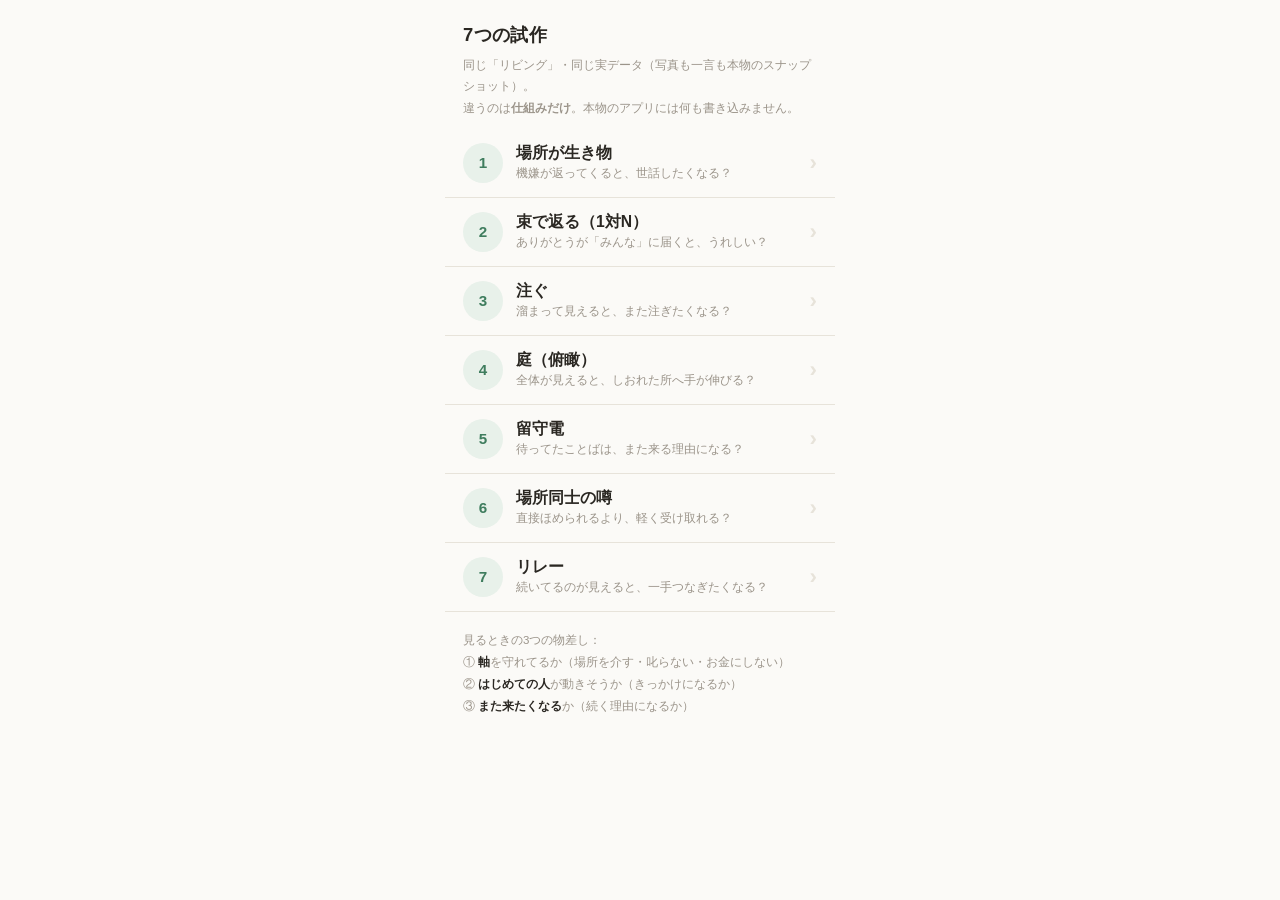
<file: prototype/demos/index.html>
<!DOCTYPE html>
<html lang="ja">
<head>
<meta charset="UTF-8">
<meta name="viewport" content="width=device-width, initial-scale=1.0, maximum-scale=1.0">
<title>7つの試作 — ありがとう</title>
<link rel="stylesheet" href="./proto.css">
<style>
  .hub-head { padding: 22px 18px 10px; }
  .hub-title { font-size: 1.15rem; font-weight: 900; letter-spacing: 0.02em; }
  .hub-sub { font-size: 0.74rem; color: var(--text-muted); margin-top: 8px; line-height: 1.8; }
  a.home-item { text-decoration: none; color: inherit; }
  .hub-num {
    width: 40px; height: 40px; border-radius: 50%; flex-shrink: 0;
    display: flex; align-items: center; justify-content: center;
    background: var(--accent-soft); color: var(--accent-deep);
    font-size: 0.95rem; font-weight: 900;
  }
  .hub-foot { padding: 18px 18px 46px; font-size: 0.72rem; color: var(--text-muted); line-height: 1.9; }
  .hub-foot b { color: var(--text); }
</style>
</head>
<body>

<div class="hub-head">
  <div class="hub-title">7つの試作</div>
  <div class="hub-sub">
    同じ「リビング」・同じ実データ（写真も一言も本物のスナップショット）。<br>
    違うのは<b>仕組みだけ</b>。本物のアプリには何も書き込みません。
  </div>
</div>

<a class="home-item" href="./t1_ikimono.html">
  <div class="hub-num">1</div>
  <div class="home-body">
    <div class="home-name">場所が生き物</div>
    <div class="home-state">機嫌が返ってくると、世話したくなる？</div>
  </div>
  <div class="home-arrow">›</div>
</a>

<a class="home-item" href="./t2_taba.html">
  <div class="hub-num">2</div>
  <div class="home-body">
    <div class="home-name">束で返る（1対N）</div>
    <div class="home-state">ありがとうが「みんな」に届くと、うれしい？</div>
  </div>
  <div class="home-arrow">›</div>
</a>

<a class="home-item" href="./t3_sosogu.html">
  <div class="hub-num">3</div>
  <div class="home-body">
    <div class="home-name">注ぐ</div>
    <div class="home-state">溜まって見えると、また注ぎたくなる？</div>
  </div>
  <div class="home-arrow">›</div>
</a>

<a class="home-item" href="./t4_niwa.html">
  <div class="hub-num">4</div>
  <div class="home-body">
    <div class="home-name">庭（俯瞰）</div>
    <div class="home-state">全体が見えると、しおれた所へ手が伸びる？</div>
  </div>
  <div class="home-arrow">›</div>
</a>

<a class="home-item" href="./t5_rusuden.html">
  <div class="hub-num">5</div>
  <div class="home-body">
    <div class="home-name">留守電</div>
    <div class="home-state">待ってたことばは、また来る理由になる？</div>
  </div>
  <div class="home-arrow">›</div>
</a>

<a class="home-item" href="./t6_uwasa.html">
  <div class="hub-num">6</div>
  <div class="home-body">
    <div class="home-name">場所同士の噂</div>
    <div class="home-state">直接ほめられるより、軽く受け取れる？</div>
  </div>
  <div class="home-arrow">›</div>
</a>

<a class="home-item" href="./t7_relay.html">
  <div class="hub-num">7</div>
  <div class="home-body">
    <div class="home-name">リレー</div>
    <div class="home-state">続いてるのが見えると、一手つなぎたくなる？</div>
  </div>
  <div class="home-arrow">›</div>
</a>

<div class="hub-foot">
  見るときの3つの物差し：<br>
  ① <b>軸</b>を守れてるか（場所を介す・叱らない・お金にしない）<br>
  ② <b>はじめての人</b>が動きそうか（きっかけになるか）<br>
  ③ <b>また来たくなる</b>か（続く理由になるか）
</div>

</body>
</html>
</file>
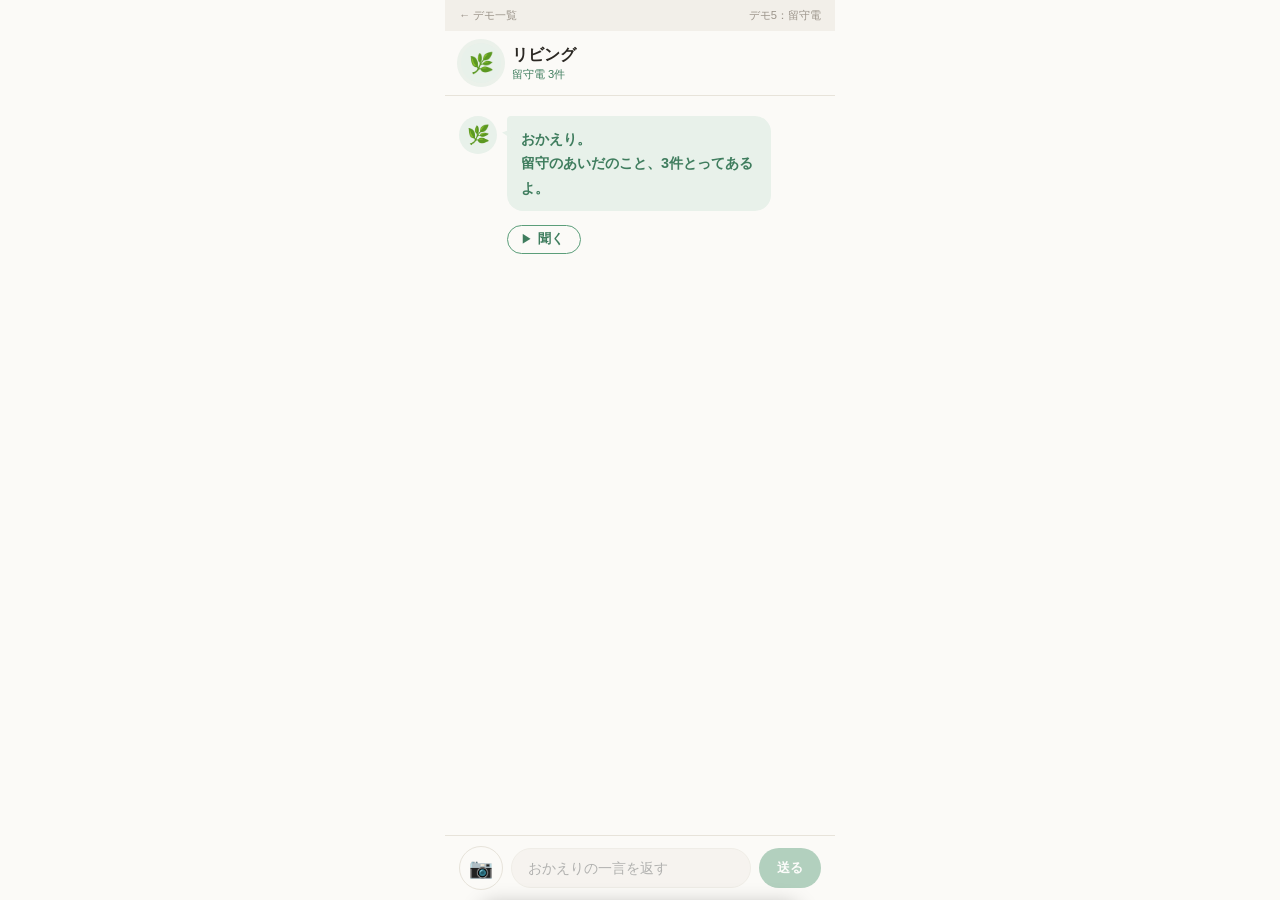
<file: prototype/demos/t5_rusuden.html>
<!DOCTYPE html>
<html lang="ja">
<head>
<meta charset="UTF-8">
<meta name="viewport" content="width=device-width, initial-scale=1.0, maximum-scale=1.0">
<title>デモ5 留守電 — ありがとう</title>
<link rel="stylesheet" href="./proto.css">
<style>
  .proto-nav {
    display: flex; justify-content: space-between; align-items: center;
    padding: 8px 14px; font-size: 0.7rem; color: var(--text-muted);
    background: var(--surface);
  }
  .proto-nav a { color: var(--text-muted); text-decoration: none; }
  .chat { padding-bottom: 120px; }
  /* 再生ボタン（🌱の代わりに▶） */
  .chat-thank-btn.vm-play::before { content: "▶"; font-size: 0.68rem; }
  .chat-thank-btn.vm-play:disabled { opacity: 0.55; cursor: default; }
  /* 各留守電の受信ラベル */
  .vm-when { margin: 0 0 4px 2px; }
  /* 再生中の「…」 */
  @keyframes vmTyping { 0%, 100% { opacity: 0.4; } 50% { opacity: 1; } }
  .bubble-place.typing { animation: vmTyping 0.9s ease-in-out infinite; }
  /* 全部聞くまで入力は閉じておく */
  .chat-input:disabled { opacity: 0.55; }
  .chat-send:disabled { opacity: 0.45; cursor: default; }
</style>
</head>
<body>

<div class="proto-nav"><a href="./index.html">← デモ一覧</a><span>デモ5：留守電</span></div>

<div class="chat-header">
  <div class="chat-header-icon">🌿</div>
  <div>
    <div class="chat-header-name">リビング</div>
    <div class="chat-header-sub" id="vmSub">留守電 3件</div>
  </div>
</div>

<div class="chat" id="chat">
  <div class="msg-place">
    <div class="msg-place-icon">🌿</div>
    <div class="msg-place-bubbles">
      <div class="bubble-place">おかえり。<br>留守のあいだのこと、3件とってあるよ。</div>
      <button class="chat-thank-btn vm-play" id="playBtn" onclick="playNext()">聞く</button>
    </div>
  </div>
</div>

<div class="chat-compose">
  <button class="chat-cam" onclick="camHint()">📷</button>
  <input class="chat-input" id="chatInput" placeholder="おかえりの一言を返す" disabled onkeydown="if(event.key==='Enter')sendMsg()">
  <button class="chat-send" id="sendBtn" onclick="sendMsg()" disabled>送る</button>
</div>

<div class="toast" id="toast">
  <div class="toast-icon">🌱</div>
  <div>
    <div class="toast-app">ありがとう</div>
    <div class="toast-msg" id="toastMsg"></div>
    <div class="toast-sub" id="toastSub"></div>
  </div>
</div>

<script src="./data.js"></script>
<script>
var lastCare = ZONE_DATA.cares[ZONE_DATA.cares.length - 1];

var MAILS = [
  {
    label: "木曜のよる",
    inner: '<div class="bubble-place">木曜のよる、風で窓がカタカタいってた。ちょっと心細かったな。</div>'
  },
  {
    label: "金曜",
    inner: '<div class="bubble-place photo"><div class="photo-wrap"><img class="card-photo" src="' + lastCare.after_photo + '" alt=""></div></div>' +
      '<div class="bubble-place">この姿、まだキープできてるよ。</div>'
  },
  {
    label: "けさ",
    inner: '<div class="bubble-place">けさは光がよく入ったんだ。あなたが来て、いまがいちばんうれしい。</div>'
  }
];
var played = 0;
var busy = false;

function placeMsg(label) {
  var chat = document.getElementById("chat");
  var wrap = document.createElement("div");
  wrap.className = "msg-place";
  wrap.innerHTML = '<div class="msg-place-icon">🌿</div>' +
    '<div class="msg-place-bubbles">' +
    (label ? '<div class="chat-time vm-when">' + label + "</div>" : "") +
    '<div class="bubble-place typing">…</div>' +
    "</div>";
  chat.appendChild(wrap);
  wrap.scrollIntoView({ behavior: "smooth", block: "end" });
  return wrap;
}

function playNext() {
  if (busy || played >= MAILS.length) return;
  busy = true;
  var btn = document.getElementById("playBtn");
  btn.disabled = true;
  var mail = MAILS[played];
  var wrap = placeMsg(mail.label);
  setTimeout(function () {
    wrap.querySelector(".msg-place-bubbles").innerHTML =
      '<div class="chat-time vm-when">' + mail.label + "</div>" + mail.inner;
    wrap.scrollIntoView({ behavior: "smooth", block: "end" });
    played++;
    document.getElementById("vmSub").textContent = "留守電 " + (MAILS.length - played) + "件";
    busy = false;
    if (played >= MAILS.length) {
      btn.style.display = "none";
      document.getElementById("chatInput").disabled = false;
      document.getElementById("sendBtn").disabled = false;
    } else {
      btn.disabled = false;
    }
  }, 700);
}

function sendMsg() {
  var input = document.getElementById("chatInput");
  if (input.disabled) return;
  var msg = input.value.trim();
  input.value = "";
  var chat = document.getElementById("chat");
  var you = document.createElement("div");
  you.className = "msg-you";
  you.innerHTML = '<div class="bubble-you">' + (msg || "ただいま") + "</div>";
  chat.appendChild(you);
  you.scrollIntoView({ behavior: "smooth", block: "end" });
  setTimeout(function () {
    var wrap = placeMsg(null);
    setTimeout(function () {
      var b = wrap.querySelector(".bubble-place");
      b.classList.remove("typing");
      b.textContent = "うん。また留守番してるね。";
      wrap.scrollIntoView({ behavior: "smooth", block: "end" });
    }, 700);
  }, 500);
}

function camHint() {
  var t = document.getElementById("toast");
  document.getElementById("toastMsg").textContent = "これはデモ版です";
  document.getElementById("toastSub").textContent = "撮影・投稿は本物のアプリでどうぞ";
  t.classList.add("show");
  setTimeout(function () { t.classList.remove("show"); }, 2400);
}
</script>
</body>
</html>
</file>
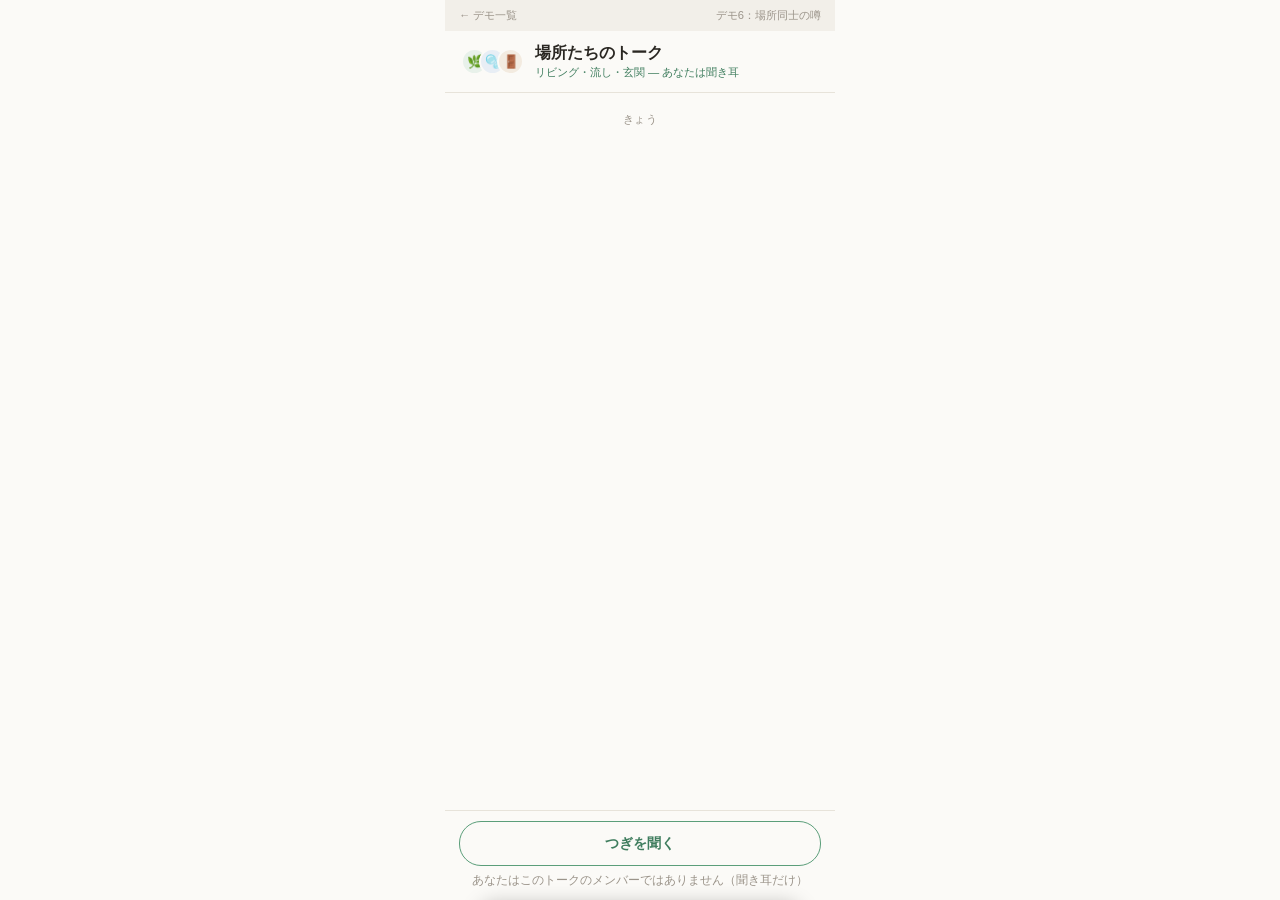
<file: prototype/demos/t6_uwasa.html>
<!DOCTYPE html>
<html lang="ja">
<head>
<meta charset="UTF-8">
<meta name="viewport" content="width=device-width, initial-scale=1.0, maximum-scale=1.0">
<title>デモ6 場所同士の噂 — ありがとう</title>
<link rel="stylesheet" href="./proto.css">
<style>
  .proto-nav {
    display: flex; justify-content: space-between; align-items: center;
    padding: 8px 14px; font-size: 0.7rem; color: var(--text-muted);
    background: var(--surface);
  }
  .proto-nav a { color: var(--text-muted); text-decoration: none; }
  .chat { padding-bottom: 140px; }
  /* ヘッダー：3つの丸アイコンの重なり */
  .talk-avatars { display: flex; flex-shrink: 0; }
  .t-avatar {
    width: 27px; height: 27px; border-radius: 50%;
    border: 2px solid var(--bg); margin-left: -9px;
    display: flex; align-items: center; justify-content: center;
    font-size: 0.82rem; background: var(--accent-soft);
  }
  .t-avatar:first-child { margin-left: 0; }
  .t-avatar.sink { background: #e8eef5; }
  .t-avatar.door { background: #f3ebe0; }
  /* 発言者名ラベル（3系統の色分け） */
  .spk-name { font-size: 11px; font-weight: 800; letter-spacing: 0.04em; margin: 0 0 3px 2px; }
  .spk-living .spk-name { color: var(--accent-deep); }
  .spk-sink .spk-name { color: #5b7a9e; }
  .spk-sink .msg-place-icon { background: #e8eef5; }
  .spk-sink .bubble-place { background: #e8eef5; color: #5b7a9e; }
  .spk-sink .bubble-place:not(.photo):not(.note):not(.soft)::before { background: #e8eef5; }
  .spk-door .spk-name { color: #8a7a63; }
  .spk-door .msg-place-icon { background: #f3ebe0; }
  .spk-door .bubble-place { background: #f3ebe0; color: #8a7a63; }
  .spk-door .bubble-place:not(.photo):not(.note):not(.soft)::before { background: #f3ebe0; }
  /* 発言中の「…」 */
  @keyframes uwTyping { 0%, 100% { opacity: 0.4; } 50% { opacity: 1; } }
  .bubble-place.typing { animation: uwTyping 0.9s ease-in-out infinite; }
  /* 下部：聞き耳バー（composeの代わり） */
  .listen-bar {
    position: fixed; bottom: 0; left: 50%; transform: translateX(-50%);
    width: 100%; max-width: 390px; background: var(--bg);
    border-top: 1px solid var(--border);
    padding: 10px 14px 12px;
    display: flex; flex-direction: column; gap: 7px; align-items: center;
  }
  .listen-next {
    width: 100%; padding: 12px; border-radius: 22px;
    border: 1.5px solid var(--accent); background: var(--bg); color: var(--accent-deep);
    font-size: 0.88rem; font-weight: 800; font-family: inherit; cursor: pointer;
  }
  .listen-next:active { transform: scale(0.98); }
  .listen-next:disabled {
    border-color: var(--border); color: var(--text-muted);
    background: var(--surface); cursor: default;
  }
  .listen-note { font-size: 0.72rem; color: var(--text-muted); cursor: default; }
</style>
</head>
<body>

<div class="proto-nav"><a href="./index.html">← デモ一覧</a><span>デモ6：場所同士の噂</span></div>

<div class="chat-header">
  <div class="talk-avatars">
    <div class="t-avatar">🌿</div>
    <div class="t-avatar sink">🫧</div>
    <div class="t-avatar door">🚪</div>
  </div>
  <div>
    <div class="chat-header-name">場所たちのトーク</div>
    <div class="chat-header-sub">リビング・流し・玄関 — あなたは聞き耳</div>
  </div>
</div>

<div class="chat" id="chat">
  <div class="chat-day">きょう</div>
</div>

<div class="listen-bar">
  <button class="listen-next" id="nextBtn" onclick="next()">つぎを聞く</button>
  <div class="listen-note" onclick="memberHint()">あなたはこのトークのメンバーではありません（聞き耳だけ）</div>
</div>

<div class="toast" id="toast">
  <div class="toast-icon">🌱</div>
  <div>
    <div class="toast-app">ありがとう</div>
    <div class="toast-msg" id="toastMsg"></div>
    <div class="toast-sub" id="toastSub"></div>
  </div>
</div>

<script src="./data.js"></script>
<script>
var lastCare = ZONE_DATA.cares[ZONE_DATA.cares.length - 1];

var SPK = {
  living: { name: "リビング", icon: "🌿", cls: "spk-living" },
  sink: { name: "流し", icon: "🫧", cls: "spk-sink" },
  door: { name: "玄関", icon: "🚪", cls: "spk-door" }
};

var STEPS = [
  { who: "living",
    inner: '<div class="bubble-place">この前、片づいてさ。まだ気分いいんだ。</div>' +
      '<div class="bubble-place photo"><div class="photo-wrap"><img class="card-photo" src="' + lastCare.after_photo + '" alt=""></div></div>' },
  { who: "sink", inner: '<div class="bubble-place">いいなあ。うち、マグが3日置きっぱなし…</div>' },
  { who: "door", inner: '<div class="bubble-place">うちは今日、傘が2本迷子。</div>' },
  { who: "living", inner: '<div class="bubble-place">あ、だれか来た。</div>' }
];

var AFTER = [
  { who: "sink", inner: '<div class="bubble-place">聞いて！いま、すっきりした！</div>' },
  { who: "living", inner: '<div class="bubble-place">わあ、よかったねえ。</div>' },
  { who: "door", inner: '<div class="bubble-place">だれだろうね。ありがたいね。</div>' }
];

var step = 0;
var phase = "listen";
var busy = false;

function say(who, inner, done) {
  var s = SPK[who];
  var chat = document.getElementById("chat");
  var wrap = document.createElement("div");
  wrap.className = "msg-place " + s.cls;
  wrap.innerHTML = '<div class="msg-place-icon">' + s.icon + "</div>" +
    '<div class="msg-place-bubbles">' +
    '<div class="spk-name">' + s.name + "</div>" +
    '<div class="bubble-place typing">…</div>' +
    "</div>";
  chat.appendChild(wrap);
  wrap.scrollIntoView({ behavior: "smooth", block: "end" });
  setTimeout(function () {
    wrap.querySelector(".msg-place-bubbles").innerHTML =
      '<div class="spk-name">' + s.name + "</div>" + inner;
    wrap.scrollIntoView({ behavior: "smooth", block: "end" });
    if (done) done();
  }, 700);
}

function next() {
  if (busy) return;
  var btn = document.getElementById("nextBtn");
  if (phase === "listen") {
    var st = STEPS[step];
    busy = true;
    btn.disabled = true;
    say(st.who, st.inner, function () {
      step++;
      busy = false;
      if (step >= STEPS.length) {
        phase = "act";
        btn.textContent = "（そっと）流しを整える";
      }
      btn.disabled = false;
    });
  } else if (phase === "act") {
    phase = "done";
    busy = true;
    btn.disabled = true;
    btn.textContent = "噂はつづく…";
    var chat = document.getElementById("chat");
    var sys = document.createElement("div");
    sys.className = "chat-day";
    sys.textContent = "— あなたが、だまって流しを整えた —";
    chat.appendChild(sys);
    sys.scrollIntoView({ behavior: "smooth", block: "end" });
    AFTER.forEach(function (msg, i) {
      setTimeout(function () {
        say(msg.who, msg.inner, i === AFTER.length - 1 ? function () { busy = false; } : null);
      }, 600 + i * 1150);
    });
  }
}

function memberHint() {
  var t = document.getElementById("toast");
  document.getElementById("toastMsg").textContent = "このトークには参加できません";
  document.getElementById("toastSub").textContent = "場所同士の会話は、聞き耳だけ";
  t.classList.add("show");
  setTimeout(function () { t.classList.remove("show"); }, 2400);
}
</script>
</body>
</html>
</file>
<file: prototype/demos/proto.css>
* { box-sizing: border-box; margin: 0; padding: 0; }

    :root {
      --bg: #fbfaf7;
      --surface: #f2efe9;
      --border: #e7e3da;
      --text: #2a2722;
      --text-muted: #9b948a;
      --accent: #5b9e7a;
      --accent-soft: #e8f1ea;
      --accent-deep: #3f7d5e;
    }

    body {
      font-family: -apple-system, 'Helvetica Neue', sans-serif;
      background: var(--bg); color: var(--text);
      max-width: 390px; margin: 0 auto;
    }

    /* ヘッダー */
    header {
      padding: 14px 18px 10px;
      display: flex; align-items: center; justify-content: space-between;
      border-bottom: 1px solid var(--border);
    }
    .logo { font-size: 1.1rem; font-weight: 900; letter-spacing: 0.12em; color: var(--text); }
    .header-right { display: flex; align-items: center; gap: 10px; }
    .my-avatar {
      width: 28px; height: 28px; border-radius: 50%;
      overflow: hidden; background: var(--surface);
    }
    .my-avatar img { width: 100%; height: 100%; object-fit: cover; }

    /* ゾーンバナー */
    .zone-banner {
      padding: 14px 18px 12px;
      border-bottom: 1px solid var(--border);
      display: flex; align-items: center; justify-content: space-between;
    }
    .zone-label { font-size: 0.68rem; color: var(--text-muted); letter-spacing: 0.08em; margin-bottom: 3px; }
    .zone-name-text { font-size: 1.25rem; font-weight: 800; }

    /* 貢献者アバター */
    .contributor-avatars { display: flex; cursor: pointer; }
    .c-avatar {
      width: 30px; height: 30px; border-radius: 50%;
      border: 2px solid var(--bg);
      overflow: hidden; background: var(--surface);
      margin-left: -8px;
      display: flex; align-items: center; justify-content: center;
      font-size: 0.65rem; font-weight: 700; color: var(--text-muted);
    }
    .c-avatar:first-child { margin-left: 0; }
    .c-avatar img { width: 100%; height: 100%; object-fit: cover; }

    /* 場所＝ひとつの生きてる存在 */
    .place { padding-bottom: 40px; }
    /* 環境からのありがとう（ヒト→環境→ヒトの最後の往復） */
    .place-from {
      display: flex; gap: 12px; align-items: flex-start;
      margin: 16px 14px; padding: 16px;
      background: var(--accent-soft); border-radius: 16px;
    }
    .place-from-icon {
      width: 40px; height: 40px; border-radius: 50%; flex-shrink: 0;
      background: var(--bg); display: flex; align-items: center; justify-content: center;
      font-size: 1.2rem; box-shadow: 0 0 0 4px rgba(91,158,122,0.10);
    }
    .place-from-body { flex: 1; }
    .place-from-name { font-size: 0.72rem; font-weight: 800; color: var(--accent-deep); margin-bottom: 6px; letter-spacing: 0.04em; }
    .place-from-line { font-size: 0.95rem; font-weight: 700; line-height: 1.75; color: var(--accent-deep); }
    .place-now { padding: 16px 18px 18px; border-bottom: 1px solid var(--border); }
    .place-now-label { font-size: 0.72rem; color: var(--text-muted); letter-spacing: 0.06em; margin-bottom: 8px; }
    .place-now-photo {
      width: 100%; aspect-ratio: 4/3; object-fit: cover;
      border-radius: 16px; background: var(--surface); display: block;
    }
    .place-now-line {
      font-size: 1.0rem; font-weight: 700; line-height: 1.7;
      color: var(--accent-deep); margin-top: 14px;
    }
    .place-hist-head {
      font-size: 0.72rem; color: var(--text-muted); letter-spacing: 0.06em;
      padding: 18px 18px 6px;
    }
    .place-snap {
      display: flex; gap: 12px; padding: 12px 18px;
      border-bottom: 1px solid var(--border); align-items: flex-start;
    }
    .place-snap-photo {
      width: 84px; height: 84px; object-fit: cover; border-radius: 12px;
      background: var(--surface); flex-shrink: 0;
    }
    .place-snap-body { flex: 1; min-width: 0; padding-top: 2px; }
    .place-snap-when { font-size: 0.68rem; color: var(--text-muted); margin-bottom: 5px; }
    .place-snap-line { font-size: 0.88rem; font-weight: 600; line-height: 1.6; color: var(--text); }
    .place-thank-btn {
      margin-top: 10px; border: 1.5px solid var(--accent); background: var(--bg);
      color: var(--accent-deep); border-radius: 18px; padding: 7px 15px;
      font-size: 0.78rem; font-weight: 800; font-family: inherit; cursor: pointer;
    }
    .place-thank-btn:active { transform: scale(0.96); }

    /* ホーム：維持マップ */
    .home-head { padding: 20px 18px 10px; }
    .home-title { font-size: 1.3rem; font-weight: 900; letter-spacing: 0.02em; }
    .home-sub { font-size: 0.76rem; color: var(--text-muted); margin-top: 4px; }
    .home-item {
      display: flex; align-items: center; gap: 13px;
      padding: 14px 18px; border-bottom: 1px solid var(--border);
      cursor: pointer;
    }
    .home-item:active { background: var(--surface); }
    .home-icon {
      width: 40px; height: 40px; border-radius: 50%; flex-shrink: 0;
      display: flex; align-items: center; justify-content: center; font-size: 1.2rem;
      background: var(--accent-soft);
    }
    .home-body { flex: 1; min-width: 0; }
    .home-name { font-size: 0.98rem; font-weight: 800; }
    .home-state { font-size: 0.74rem; color: var(--text-muted); margin-top: 2px; }
    .home-arrow { color: var(--border); font-size: 1.4rem; font-weight: 700; }
    /* 状態で温度差をつける */
    .home-item.fresh .home-icon { background: var(--accent-soft); box-shadow: 0 0 0 4px rgba(91,158,122,0.08); }
    .home-item.kept .home-icon { background: var(--accent-soft); }
    .home-item.wilting .home-icon { background: #f1ede6; }
    .home-item.wilting .home-name { color: var(--text-muted); }
    .home-item.untouched .home-icon { background: var(--surface); color: var(--border); }
    .home-item.untouched .home-name { color: var(--text-muted); }
    .home-item.untouched .home-state { color: #c4bdb1; }

    /* 場所が一人称で話す */
    .zone-speech {
      margin: 16px 14px 8px;
      display: flex; gap: 12px; align-items: flex-start;
    }
    .zone-speech-icon {
      width: 42px; height: 42px; border-radius: 50%; flex-shrink: 0;
      background: var(--accent-soft);
      display: flex; align-items: center; justify-content: center;
      font-size: 1.3rem;
      box-shadow: 0 0 0 4px rgba(91,158,122,0.08);
    }
    .zone-speech-body { flex: 1; padding-top: 2px; }
    .zone-speech-from {
      font-size: 0.7rem; font-weight: 800; color: var(--accent-deep);
      letter-spacing: 0.06em; margin-bottom: 6px;
    }
    .zone-speech-bubble {
      background: var(--accent-soft);
      border-radius: 4px 16px 16px 16px;
      padding: 13px 15px;
      font-size: 0.92rem; font-weight: 600; line-height: 1.75;
      color: var(--accent-deep); letter-spacing: 0.02em;
    }

    /* チャット版：場所との会話 */
    .chat { padding: 6px 14px 90px; }
    /* チャットでは「手伝う」FABは出さない（手伝うのは現実。アプリは記録するだけ） */
    body.chat-view .fab { display: none; }
    /* チャットでは既定ヘッダー/バナーを隠し、会話相手ヘッダーに差し替える */
    body.chat-view > header, body.chat-view #zoneBanner { display: none; }
    /* 会話相手＝場所、を最上部に固定（誰と話しているか一目で分かる） */
    .chat-header {
      position: sticky; top: 0; z-index: 20; background: var(--bg);
      display: flex; align-items: center; gap: 11px;
      padding: 12px 16px; border-bottom: 1px solid var(--border);
    }
    .chat-header-icon {
      width: 40px; height: 40px; border-radius: 50%; flex-shrink: 0;
      background: var(--accent-soft); display: flex; align-items: center; justify-content: center;
      font-size: 1.25rem; box-shadow: 0 0 0 4px rgba(91,158,122,0.10);
    }
    .chat-header-name { font-size: 1.0rem; font-weight: 800; }
    .chat-header-sub { font-size: 0.7rem; color: var(--accent-deep); margin-top: 1px; }
    /* 🍂🌿の意味ガイド（初回の道しるべ） */
    .chat-legend {
      display: flex; gap: 16px; justify-content: center;
      font-size: 0.68rem; color: var(--text-muted);
      padding: 12px 14px 4px;
    }
    .chat-legend b { font-weight: 800; }
    /* 📷 いまの姿を撮るボタン */
    .chat-cam {
      flex-shrink: 0; width: 44px; height: 44px; border-radius: 50%;
      border: 1.5px solid var(--border); background: var(--bg);
      font-size: 1.2rem; cursor: pointer; font-family: inherit;
    }
    .chat-cam:active { transform: scale(0.94); }
    /* 投稿フロー：どの姿の続きかを選ぶシート */
    .cont-overlay {
      position: fixed; inset: 0; background: rgba(0,0,0,0.45);
      z-index: 300; display: flex; align-items: flex-end; justify-content: center;
    }
    .cont-sheet {
      background: var(--bg); width: 100%; max-width: 390px;
      border-radius: 20px 20px 0 0; padding: 20px 18px 30px;
      max-height: 86vh; overflow-y: auto;
    }
    .cont-label { font-size: 0.78rem; font-weight: 800; color: var(--text-muted); margin: 4px 2px 10px; }
    .cont-newwrap { margin-bottom: 18px; }
    .cont-new { width: 100%; aspect-ratio: 4/3; object-fit: cover; border-radius: 14px; background: var(--surface); }
    .cont-thumbs { display: grid; grid-template-columns: repeat(3, 1fr); gap: 8px; }
    .cont-thumb {
      width: 100%; aspect-ratio: 1; object-fit: cover; border-radius: 12px;
      background: var(--surface); cursor: pointer; border: 2px solid transparent;
    }
    .cont-thumb:active { border-color: var(--accent); }
    .cont-new-place {
      display: flex; align-items: center; justify-content: center; text-align: center;
      font-size: 0.7rem; font-weight: 700; color: var(--text-muted); line-height: 1.4;
      border: 1.5px dashed var(--border);
    }
    .cont-cancel {
      width: 100%; margin-top: 18px; padding: 12px; border: none; background: none;
      color: var(--text-muted); font-size: 0.85rem; font-family: inherit; cursor: pointer;
    }
    /* 電波（場所→あなた）を強調 */
    .msg-place.denpa .bubble-place.strong {
      background: var(--accent); color: #fff;
      box-shadow: 0 2px 12px rgba(91,158,122,0.25);
    }
    /* 下がり方向（散らかってきた＝環境が困って呼ぶ）：枯れ色 */
    .msg-place.down .msg-place-icon { background: #f3ebe0; }
    .bubble-place.down { background: #f3ebe0; color: #8a7a63; }
    .bubble-place.photo.down { filter: saturate(0.85) brightness(0.97); }
    /* 引用：さっきの散らかっていた姿を引いて返す＝ビフォーとアフターの紐づき */
    .quote-before {
      display: flex; align-items: center; gap: 8px;
      border-left: 3px solid var(--accent); padding: 5px 0 5px 9px;
      margin-bottom: 6px; max-width: 84%;
    }
    .quote-before img {
      width: 38px; height: 38px; object-fit: cover; border-radius: 7px;
      flex-shrink: 0; filter: saturate(0.85) brightness(0.97);
    }
    .quote-before span { font-size: 0.72rem; color: var(--text-muted); line-height: 1.4; }
    .quote-before[role="button"] { cursor: pointer; border-radius: 0 8px 8px 0; transition: background .15s; }
    .quote-before[role="button"]:hover { background: rgba(0,0,0,0.04); }
    @keyframes postFlash { 0%,100%{ background: transparent; } 30%{ background: rgba(120,170,120,0.20); } }
    .post-highlight { animation: postFlash 1.6s ease; border-radius: 14px; }
    /* 場所の小さな追い吹き出し（受け取り方・呼びかけ） */
    .bubble-place.note {
      background: transparent; color: var(--text-muted);
      padding: 2px 2px; font-size: 0.78rem; font-weight: 600; font-style: italic;
      display: block; margin-bottom: 2px;
    }
    .bubble-place.down.note { background: transparent; color: #a59076; }
    /* 手入れの受け取り方（ありがとうの有無で変わる） */
    .care-reception {
      font-size: 0.8rem; color: var(--text-muted); line-height: 1.6;
      margin: 6px 2px 0; font-style: italic;
    }
    .care-foot { display: flex; align-items: center; justify-content: space-between; margin-top: 8px; }
    .care-thank-btn {
      border: 1.5px solid var(--accent); background: var(--bg);
      color: var(--accent-deep); border-radius: 16px; padding: 6px 14px;
      font-size: 0.76rem; font-weight: 800; font-family: inherit; cursor: pointer;
    }
    .care-thank-btn:active { transform: scale(0.96); }
    .care-thank-btn.done { border-color: var(--border); color: var(--text-muted); background: var(--surface); }
    .chat-day {
      text-align: center; font-size: 0.68rem; color: var(--text-muted);
      margin: 14px 0 18px; letter-spacing: 0.04em;
    }
    .chat-time { font-size: 0.62rem; color: var(--text-muted); margin-top: 4px; }
    .msg-place { display: flex; gap: 10px; margin: 14px 0; align-items: flex-start; }
    .msg-place-icon {
      width: 38px; height: 38px; border-radius: 50%; flex-shrink: 0;
      background: var(--accent-soft);
      display: flex; align-items: center; justify-content: center; font-size: 1.15rem;
    }
    .msg-place-bubbles { flex: 1; min-width: 0; }
    .bubble-place {
      background: var(--accent-soft); color: var(--accent-deep);
      border-radius: 4px 16px 16px 16px;
      padding: 11px 14px; font-size: 0.9rem; font-weight: 600; line-height: 1.7;
      display: inline-block; max-width: 84%; margin-bottom: 6px;
    }
    .bubble-place.photo { padding: 0; overflow: hidden; display: block; max-width: 84%; }
    .bubble-place.photo .photo-wrap { border-radius: 14px; overflow: hidden; }
    .bubble-place.photo .card-photo { aspect-ratio: 4/3; }
    .msg-you { display: flex; justify-content: flex-end; margin: 14px 0; }
    .bubble-you {
      background: var(--accent); color: #fff;
      border-radius: 16px 4px 16px 16px;
      padding: 10px 14px; font-size: 0.9rem; font-weight: 600; line-height: 1.6;
      max-width: 75%;
    }
    /* トークらしさ：吹き出しのしっぽ（色は各吹き出しの背景に合わせる） */
    .bubble-place:not(.photo):not(.note):not(.soft) { position: relative; }
    .bubble-place:not(.photo):not(.note):not(.soft)::before {
      content: ""; position: absolute; left: -5px; top: 13px;
      width: 10px; height: 10px; background: var(--accent-soft);
      clip-path: polygon(100% 0, 100% 100%, 0 35%);
    }
    .bubble-place.down:not(.photo)::before { background: #f3ebe0; }
    .bubble-place.strong::before { background: var(--accent); }
    .bubble-you { position: relative; }
    .bubble-you::before {
      content: ""; position: absolute; right: -5px; top: 13px;
      width: 10px; height: 10px; background: var(--accent);
      clip-path: polygon(0 0, 0 100%, 100% 35%);
    }
    /* アフター写真への「ありがとう」ボタン（押すと場所がお礼を言う） */
    .chat-thank-btn {
      display: flex; align-items: center; gap: 6px; width: fit-content;
      margin-top: 8px;
      background: var(--bg); color: var(--accent-deep);
      border: 1.5px solid var(--accent); border-radius: 999px;
      padding: 7px 16px 7px 13px;
      font-size: 0.8rem; font-weight: 700; line-height: 1;
      cursor: pointer; font-family: inherit;
      transition: background .15s ease, transform .1s ease, box-shadow .15s ease;
    }
    .chat-thank-btn::before { content: "🌱"; font-size: 0.92rem; }
    .chat-thank-btn:hover { background: var(--accent-soft); box-shadow: 0 2px 8px rgba(60,110,80,0.12); }
    .chat-thank-btn:active { transform: scale(0.96); }
    /* 手入れに集まった匿名の感謝（その投稿に属する。右の「自分」位置には置かない） */
    .care-thanks-cluster {
      display: flex; flex-wrap: wrap; gap: 6px;
      margin: 8px 0 6px;
    }
    .thanks-chip {
      background: var(--accent-soft); color: var(--accent-deep);
      border-radius: 14px; padding: 5px 11px;
      font-size: 0.78rem; font-weight: 700; line-height: 1.4;
    }
    .thanks-chip.mine { outline: 2px solid var(--accent); }
    /* まだ承認されていない手入れ（行為の事実だけ） */
    .care-pending {
      font-size: 0.74rem; color: var(--text-muted);
      margin: 8px 0 4px; font-style: italic;
    }
    /* 承認前は少し控えめ／承認後ははっきり */
    .msg-place.pending .bubble-place { opacity: 0.78; }
    .bubble-place.soft {
      background: transparent; color: var(--accent-deep);
      padding: 4px 2px; font-size: 0.82rem; font-weight: 700;
    }
    .chat-compose {
      position: fixed; bottom: 0; left: 50%; transform: translateX(-50%);
      width: 100%; max-width: 390px;
      background: var(--bg); border-top: 1px solid var(--border);
      padding: 10px 14px; display: flex; gap: 8px; align-items: center;
    }
    .chat-input {
      flex: 1; min-width: 0; border: 1.5px solid var(--border); border-radius: 22px;
      padding: 11px 16px; font-family: inherit; font-size: 0.9rem;
      outline: none; background: var(--surface); color: var(--text);
    }
    .chat-input:focus { border-color: var(--accent); background: var(--bg); }
    .chat-send {
      background: var(--accent); color: #fff; border: none; border-radius: 22px;
      padding: 11px 18px; font-weight: 800; font-family: inherit; cursor: pointer;
      flex-shrink: 0;
    }

    /* タイムライン：場所の変遷 */
    .tl-summary {
      padding: 16px 18px; border-bottom: 1px solid var(--border);
      background: var(--surface);
    }
    .tl-summary-title { font-size: 0.78rem; font-weight: 800; letter-spacing: 0.04em; margin-bottom: 6px; }
    .tl-summary-nums { font-size: 0.82rem; color: var(--text); font-weight: 700; }
    .tl-summary-period { font-size: 0.7rem; color: var(--text-muted); margin-top: 4px; }

    /* 一本の縦線 */
    .timeline { position: relative; padding: 4px 0 0 0; }
    .timeline::before {
      content: ""; position: absolute; left: 31px; top: 0; bottom: 0;
      width: 2px; background: var(--border);
    }
    .tl-event { position: relative; padding-left: 52px; }

    /* care（手入れ）：●＋写真つきカード */
    .tl-care { padding-bottom: 8px; }
    .tl-care .tl-marker {
      position: absolute; left: 24px; top: 14px;
      width: 16px; height: 16px; border-radius: 50%;
      background: var(--text); border: 3px solid var(--bg); z-index: 1;
    }
    .tl-care-head { padding: 12px 18px 6px 0; }
    .tl-care-when { font-size: 0.7rem; color: var(--text-muted); }
    .tl-care-who { font-weight: 700; font-size: 0.9rem; margin-top: 1px; }
    .tl-handoff { font-size: 0.72rem; color: var(--accent); margin-top: 3px; }
    .tl-care-thanks { font-size: 0.76rem; color: #555; padding: 6px 18px 0 0; }
    .tl-care-thanks .msg { color: var(--text); }

    /* use（利用）：写真なしの細い枝行 */
    .tl-use {
      padding-top: 8px; padding-bottom: 8px;
      display: flex; align-items: center; gap: 8px;
    }
    .tl-use .tl-marker {
      position: absolute; left: 28px; top: 14px;
      width: 8px; height: 8px; border-radius: 50%;
      background: var(--border); border: 2px solid var(--bg); z-index: 1;
    }
    .tl-use-text { font-size: 0.74rem; color: var(--text-muted); }
    .tl-use-face {
      width: 18px; height: 18px; border-radius: 50%;
      overflow: hidden; flex-shrink: 0; background: var(--surface);
    }
    .tl-use-face img { width: 100%; height: 100%; object-fit: cover; }

    /* カード */
    .card { border-bottom: 1px solid var(--border); }
    .card-header {
      padding: 12px 18px 8px;
      display: flex; align-items: center; gap: 10px;
    }
    .avatar {
      width: 32px; height: 32px; border-radius: 50%;
      overflow: hidden; background: var(--surface); flex-shrink: 0;
      display: flex; align-items: center; justify-content: center;
      font-size: 0.75rem; font-weight: 700; color: var(--text-muted);
    }
    .avatar img { width: 100%; height: 100%; object-fit: cover; }
    .card-person { font-weight: 700; font-size: 0.9rem; }
    .card-time { font-size: 0.7rem; color: var(--text-muted); margin-top: 1px; }

    /* 写真 */
    .photo-wrap { position: relative; width: 100%; overflow: hidden; }
    .card-photo {
      width: 100%; display: block;
      aspect-ratio: 4/3; object-fit: cover;
      background: var(--surface);
    }
    .photo-label {
      position: absolute; top: 10px; right: 10px;
      background: rgba(0,0,0,0.45); color: white;
      font-size: 0.65rem; font-weight: 700; letter-spacing: 0.06em;
      padding: 3px 8px; border-radius: 10px;
    }

    /* 写真切り替えヒント */
    .photo-tap-hint {
      position: absolute; bottom: 10px; left: 10px;
      background: rgba(0,0,0,0.4); color: white;
      font-size: 0.62rem; padding: 3px 8px; border-radius: 10px;
      pointer-events: none;
    }
    .photo-wrap { cursor: pointer; }

    /* ありがとうフロート */
    .arigato-overlay {
      position: absolute; bottom: 0; left: 0; right: 0;
      height: 100%; pointer-events: none; overflow: hidden;
    }
    .af {
      position: absolute; bottom: 0;
      display: flex; align-items: center; gap: 5px;
      background: rgba(255,255,255,0.92);
      border-radius: 20px; padding: 4px 9px 4px 5px;
      animation: floatUp 5s linear infinite; opacity: 0;
    }
    .af-face {
      width: 20px; height: 20px; border-radius: 50%;
      overflow: hidden; flex-shrink: 0;
    }
    .af-face img { width: 100%; height: 100%; object-fit: cover; }
    .af-text {
      font-size: 0.7rem; font-weight: 700; color: #333;
      letter-spacing: 0.06em;
    }
    @keyframes floatUp {
      0%   { transform: translateY(0);       opacity: 1; }
      65%  { transform: translateY(-95px);   opacity: 1; }
      100% { transform: translateY(-150px);  opacity: 0; }
    }

    /* ありがとうエリア */
    .thanks-row {
      padding: 10px 18px 14px;
      display: flex; align-items: center; justify-content: space-between;
    }
    .thanks-senders { display: flex; }
    .sender-avatar {
      width: 26px; height: 26px; border-radius: 50%;
      border: 2px solid var(--bg);
      overflow: hidden; background: var(--surface);
      margin-left: -7px;
    }
    .sender-avatar:first-child { margin-left: 0; }
    .sender-avatar img { width: 100%; height: 100%; object-fit: cover; }

    /* ありがとうボタン */
    .btn-thanks {
      width: 62px; height: 62px; border-radius: 50%;
      border: none;
      background: var(--accent-soft); padding: 0;
      cursor: pointer; display: flex; align-items: center; justify-content: center;
      font-size: 0.68rem; font-weight: 800; color: var(--accent-deep);
      letter-spacing: 0.02em;
      transition: transform 0.15s, background 0.15s;
      font-family: inherit;
    }
    .btn-thanks:active { transform: scale(0.95); }
    .btn-thanks.sent { background: var(--accent); color: #fff; }
    .btn-thanks.first {
      background: var(--accent); color: #fff;
      animation: pulse 2.4s ease-in-out infinite;
    }
    @keyframes pulse {
      0%, 100% { box-shadow: 0 0 0 0 rgba(91,158,122,0.45); }
      50%       { box-shadow: 0 0 0 9px rgba(91,158,122,0); }
    }

    /* FAB */
    .fab {
      position: fixed; bottom: 28px; right: 24px;
      width: 72px; height: 72px; border-radius: 50%;
      background: var(--accent); color: white; border: none;
      cursor: pointer;
      box-shadow: 0 6px 20px rgba(63,125,94,0.4);
      display: flex; align-items: center; justify-content: center;
      font-size: 0.82rem; font-weight: 900; font-family: inherit;
      letter-spacing: 0.04em;
    }
    .spacer { height: 90px; }

    /* モード選択シート */
    .mode-overlay {
      position: fixed; inset: 0; background: rgba(0,0,0,0.45);
      display: flex; align-items: flex-end; justify-content: center;
      z-index: 110;
    }
    .mode-overlay.hidden { display: none; }
    .mode-sheet {
      background: white; width: 100%; max-width: 390px;
      border-radius: 20px 20px 0 0; padding: 20px 20px 36px;
    }
    .mode-handle {
      width: 36px; height: 4px; background: #e0e0e0;
      border-radius: 2px; margin: 0 auto 20px;
    }
    .mode-btn {
      width: 100%; padding: 18px 20px;
      border: 1.5px solid var(--border); border-radius: 14px;
      background: white; cursor: pointer; margin-bottom: 10px;
      text-align: left; font-family: inherit;
    }
    .mode-btn:last-child { margin-bottom: 0; }
    .mode-label { font-weight: 700; font-size: 0.95rem; }
    .mode-sub { font-size: 0.75rem; color: var(--text-muted); margin-top: 2px; }

    /* ありがとうモーダル */
    .modal-overlay {
      position: fixed; inset: 0; background: rgba(0,0,0,0.6);
      display: flex; align-items: flex-end; justify-content: center;
      z-index: 100;
    }
    .modal-overlay.hidden { display: none; }
    .modal {
      background: white; width: 100%; max-width: 390px;
      border-radius: 20px 20px 0 0; padding: 28px 24px 40px;
    }
    .modal-person-photo {
      width: 64px; height: 64px; border-radius: 50%;
      overflow: hidden; margin: 0 auto 12px; background: var(--surface);
      display: flex; align-items: center; justify-content: center;
      font-size: 1.4rem; font-weight: 700; color: var(--text-muted);
    }
    .modal-person-photo img { width: 100%; height: 100%; object-fit: cover; }
    .modal-hint { text-align: center; font-size: 0.82rem; color: var(--text-muted); margin-bottom: 24px; }
    .thanks-textarea {
      width: 100%; padding: 12px 14px;
      border: 1.5px solid var(--border); border-radius: 10px;
      font-size: 0.9rem; font-family: inherit; resize: none;
      outline: none; color: var(--text); margin-bottom: 14px;
      background: var(--surface);
    }
    .thanks-textarea:focus { border-color: var(--accent); background: white; }
    .btn-send {
      width: 100%; padding: 14px; background: var(--text);
      color: white; border: none; border-radius: 12px;
      font-size: 0.95rem; font-weight: 700; cursor: pointer;
      margin-bottom: 10px; font-family: inherit;
    }
    .btn-skip {
      width: 100%; padding: 10px; background: none; border: none;
      color: var(--text-muted); font-size: 0.85rem; cursor: pointer;
      font-family: inherit;
    }

    /* 人の蓄積シート */
    .person-overlay {
      position: fixed; inset: 0; background: rgba(0,0,0,0.45);
      z-index: 200; opacity: 0; pointer-events: none; transition: opacity 0.2s;
      display: flex; align-items: flex-end; justify-content: center;
    }
    .person-overlay.open { opacity: 1; pointer-events: all; }
    .person-sheet {
      background: white; width: 100%; max-width: 390px;
      border-radius: 20px 20px 0 0;
      max-height: 80vh; overflow-y: auto;
      transform: translateY(30px); transition: transform 0.25s;
    }
    .person-overlay.open .person-sheet { transform: translateY(0); }
    .person-sheet-header {
      padding: 20px 20px 14px; position: sticky; top: 0;
      background: white; border-bottom: 1px solid var(--border);
      display: flex; align-items: center; gap: 12px;
    }
    .person-sheet-avatar {
      width: 44px; height: 44px; border-radius: 50%; overflow: hidden;
      background: var(--surface); flex-shrink: 0;
      display: flex; align-items: center; justify-content: center;
      font-weight: 700; color: var(--text-muted);
    }
    .person-sheet-avatar img { width: 100%; height: 100%; object-fit: cover; }
    .person-sheet-name { font-weight: 800; font-size: 1.05rem; }
    .person-sheet-sub { font-size: 0.72rem; color: var(--text-muted); margin-top: 2px; }
    .person-photo-grid {
      display: grid; grid-template-columns: repeat(3, 1fr); gap: 2px;
      padding: 2px;
    }
    .person-photo-item {
      aspect-ratio: 1; overflow: hidden; position: relative;
      background: var(--surface);
    }
    .person-photo-item img { width: 100%; height: 100%; object-fit: cover; }
    .person-photo-date {
      position: absolute; bottom: 0; left: 0; right: 0;
      background: linear-gradient(transparent, rgba(0,0,0,0.5));
      color: white; font-size: 0.58rem; padding: 10px 4px 4px;
    }
    .person-empty { padding: 32px 20px; text-align: center; color: #bbb; font-size: 0.85rem; }
    .card-header { cursor: pointer; }

    /* 気になるカード */
    .concern-card {
      border-bottom: 1px solid var(--border);
      background: #fafafa;
    }
    .concern-tag {
      font-size: 0.62rem; font-weight: 700; letter-spacing: 0.06em;
      color: var(--accent); border: 1px dashed var(--accent);
      border-radius: 10px; padding: 2px 8px; flex-shrink: 0;
    }
    .concern-photo {
      width: 100%; display: block;
      aspect-ratio: 4/3; object-fit: cover;
      background: var(--surface);
    }
    .concern-row {
      padding: 10px 18px 14px;
      display: flex; align-items: center; justify-content: space-between; gap: 10px;
    }
    .concern-hint { font-size: 0.72rem; color: var(--text-muted); }
    .btn-help {
      border: 1.5px solid var(--text); background: var(--bg); color: var(--text);
      border-radius: 20px; padding: 9px 20px;
      font-size: 0.8rem; font-weight: 800; font-family: inherit;
      cursor: pointer; flex-shrink: 0;
      transition: transform 0.15s;
    }
    .btn-help:active { transform: scale(0.95); }

    /* 匿名：数だけ表示するラベル */
    .contrib-count { font-size: 0.72rem; color: var(--text-muted); font-weight: 700; }
    .thanks-count-label { font-size: 0.74rem; color: var(--text-muted); font-weight: 700; }
    .card-handoff { font-size: 0.72rem; color: var(--accent); padding: 10px 18px 0; }

    /* アプリ内トースト通知 */
    .toast {
      position: fixed; bottom: 100px; left: 50%;
      transform: translateX(-50%) translateY(160px);
      background: #1a1a1a; color: white;
      padding: 12px 18px; border-radius: 14px;
      font-size: 0.82rem; line-height: 1.5;
      box-shadow: 0 4px 20px rgba(0,0,0,0.25);
      z-index: 300; max-width: 320px; width: 90%;
      transition: transform 0.35s cubic-bezier(0.175,0.885,0.32,1.275);
      display: flex; align-items: center; gap: 10px;
    }
    .toast.show { transform: translateX(-50%) translateY(0); }
    .toast-icon {
      width: 36px; height: 36px; border-radius: 10px;
      background: var(--accent); flex-shrink: 0;
      display: flex; align-items: center; justify-content: center;
      font-size: 1rem;
    }
    .toast-app { font-size: 0.65rem; color: #888; margin-bottom: 2px; }
    .toast-msg { font-weight: 600; }
    .toast-sub { font-size: 0.72rem; color: #aaa; }

    /* 空フィード */
    .empty { text-align: center; color: #bbb; padding: 60px 0; font-size: 0.9rem; }

    .hidden { display: none; }

    /* 認証画面 */
    .auth-screen {
      position: fixed; inset: 0; background: white; z-index: 400;
      display: flex; flex-direction: column; align-items: center; justify-content: center;
    }
    .auth-screen.hidden { display: none; }
    .auth-inner {
      width: 100%; max-width: 390px; padding: 40px 28px;
      display: flex; flex-direction: column; align-items: center; height: 100%; justify-content: center;
    }
    .auth-logo { font-size: 1.4rem; font-weight: 900; letter-spacing: 0.12em; margin-bottom: 40px; }
    .auth-title { font-size: 1.05rem; font-weight: 800; margin-bottom: 8px; text-align: center; }
    .auth-sub { font-size: 0.8rem; color: #999; margin-bottom: 32px; text-align: center; }
    .auth-btn {
      width: 100%; padding: 16px; border-radius: 14px;
      border: 1.5px solid var(--border); background: white;
      font-size: 0.95rem; font-weight: 700; font-family: inherit;
      cursor: pointer; margin-bottom: 12px; text-align: left;
    }
    .auth-btn.primary { background: var(--text); color: white; border-color: var(--text); }
    .auth-btn-sub { font-size: 0.75rem; font-weight: 400; margin-top: 3px; opacity: 0.6; }
    .auth-btn:disabled { background: var(--surface); color: var(--text-muted); border-color: var(--border); cursor: default; }
    .auth-back {
      width: 100%; background: none; border: none; font-size: 0.85rem;
      color: #999; cursor: pointer; margin-bottom: 28px; padding: 0;
      font-family: inherit; text-align: left;
    }
    .auth-name-row { display: flex; gap: 10px; width: 100%; margin-bottom: 14px; }
    .auth-input {
      flex: 1 1 0; min-width: 0; padding: 14px 16px;
      border: 1.5px solid var(--border); border-radius: 12px;
      font-size: 0.95rem; font-family: inherit; outline: none;
      color: var(--text); background: var(--surface);
    }
    .auth-input:focus { border-color: var(--accent); background: white; }
    .auth-selfie-wrap { margin: 20px 0 28px; width: 100%; }
    .auth-selfie {
      width: 90px; height: 90px; border-radius: 50%;
      border: 1.5px solid var(--border); background: var(--surface);
      margin: 0 auto; display: flex; align-items: center; justify-content: center;
      cursor: pointer; overflow: hidden; transition: background 0.15s;
    }
    .auth-selfie:hover { background: #e8e8e8; }
    .auth-selfie img { width: 100%; height: 100%; object-fit: cover; display: none; }
    .auth-selfie-label { text-align: center; font-size: 0.72rem; color: #999; margin-top: 8px; }
    .auth-user-grid {
      display: flex; flex-wrap: wrap; gap: 10px;
      width: 100%; overflow-y: auto; max-height: 55vh; align-content: flex-start;
    }
    .auth-user-card {
      display: flex; flex-direction: column; align-items: center;
      width: 76px; cursor: pointer; padding: 8px; border-radius: 12px;
      border: 2px solid transparent; transition: all 0.15s;
    }
    .auth-user-card:hover { background: var(--surface); }
    .auth-user-card.selected { border-color: var(--text); background: var(--surface); }
    .auth-user-photo {
      width: 56px; height: 56px; border-radius: 50%;
      overflow: hidden; background: #eee; margin-bottom: 6px;
    }
    .auth-user-photo img { width: 100%; height: 100%; object-fit: cover; }
    .auth-user-name { font-size: 0.68rem; font-weight: 700; text-align: center; line-height: 1.4; }
</file>
